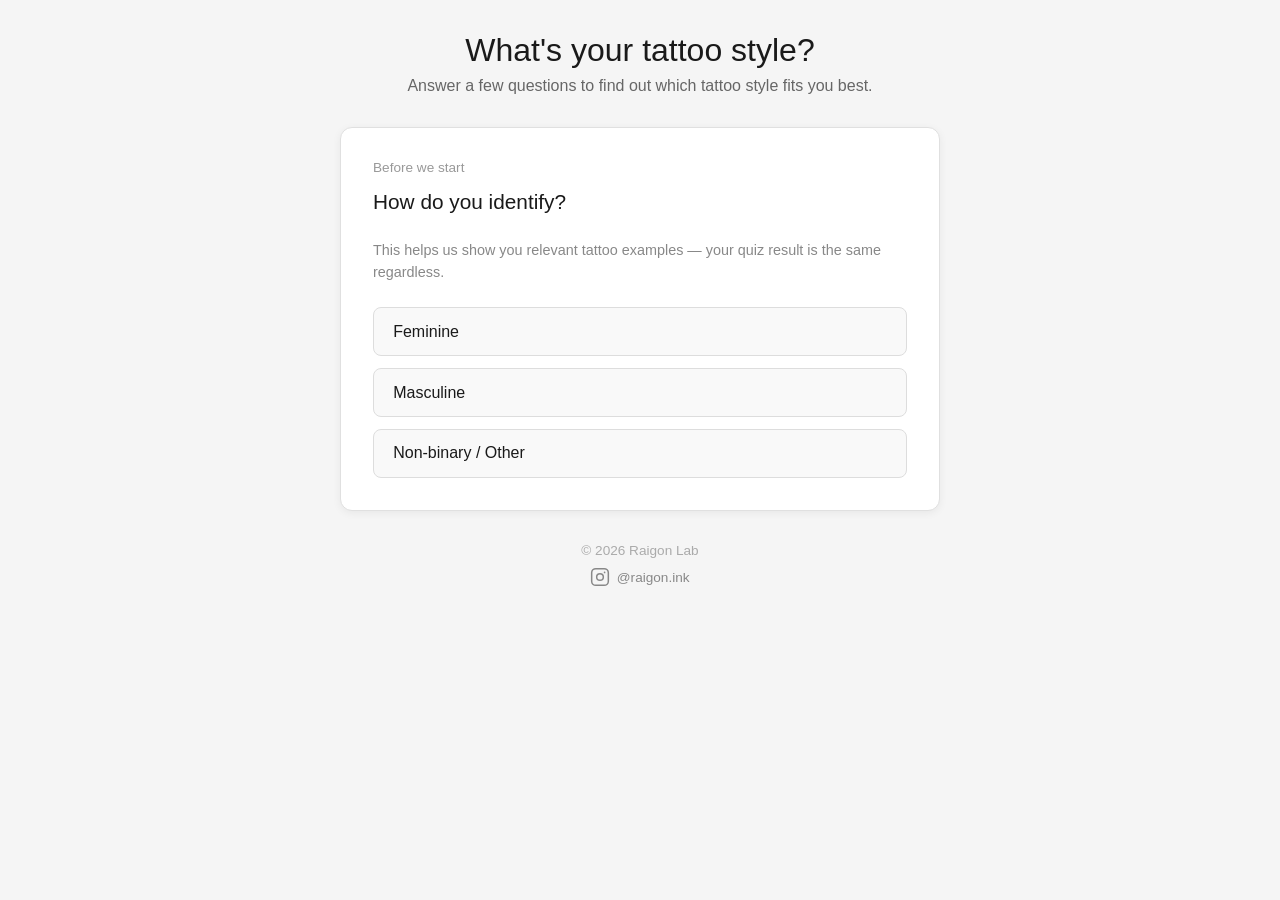
<file: index.html>
<!DOCTYPE html>
<html lang="en">
<head>
  <meta charset="UTF-8">
  <meta name="viewport" content="width=device-width, initial-scale=1.0">
  <title>Tattoo Style Quiz</title>
  <link rel="stylesheet" href="assets/css/style.css">
</head>
<body>

  <header>
    <h1>What's your tattoo style?</h1>
    <p>Answer a few questions to find out which tattoo style fits you best.</p>
  </header>

  <main>
    <section id="quiz-container" aria-label="Quiz questions">
      <!-- Questions are rendered here by JavaScript -->
    </section>

    <section id="result-container" class="hidden" aria-label="Quiz result" aria-live="polite">
      <!-- Result is rendered here by JavaScript -->
    </section>
  </main>

  <footer>
    <p>&copy; 2026 Raigon Lab</p>
    <a href="https://www.instagram.com/raigon.ink/" target="_blank" rel="noopener noreferrer" class="social-link" aria-label="Follow Raigon on Instagram">
      <svg xmlns="http://www.w3.org/2000/svg" width="20" height="20" viewBox="0 0 24 24" fill="none" stroke="currentColor" stroke-width="1.8" stroke-linecap="round" stroke-linejoin="round" aria-hidden="true">
        <rect x="2" y="2" width="20" height="20" rx="5" ry="5"/>
        <circle cx="12" cy="12" r="4"/>
        <circle cx="17.5" cy="6.5" r="1" fill="currentColor" stroke="none"/>
      </svg>
      @raigon.ink
    </a>
  </footer>

  <script src="assets/js/script.js"></script>

</body>
</html>
</file>
<file: assets/css/style.css>
/* Base reset */
* {
  margin: 0;
  padding: 0;
  box-sizing: border-box;
}

body {
  font-family: 'Helvetica Neue', Arial, sans-serif;
  background-color: #f5f5f5;
  color: #1a1a1a;
  min-height: 100vh;
  display: flex;
  flex-direction: column;
  align-items: center;
  padding: 2rem 1rem;
}

/* Header */
header {
  text-align: center;
  max-width: 600px;
  margin-bottom: 2rem;
}

header h1 {
  font-size: 2rem;
  font-weight: 500;
  margin-bottom: 0.5rem;
}

header p {
  font-size: 1rem;
  color: #666666;
}

/* Main containers */
main {
  width: 100%;
  max-width: 600px;
}

#quiz-container,
#result-container {
  background-color: #ffffff;
  border-radius: 12px;
  padding: 2rem;
  border: 1px solid #e0e0e0;
  box-shadow: 0 2px 8px rgba(0, 0, 0, 0.06);
}

/* Gender selection screen */
.gender-label {
  font-size: 0.85rem;
  color: #999999;
  margin-bottom: 0.75rem;
}

#quiz-container h2 {
  font-size: 1.3rem;
  font-weight: 500;
  margin-bottom: 0.75rem;
  line-height: 1.4;
  color: #1a1a1a;
}

.gender-sub {
  font-size: 0.9rem;
  color: #888888;
  margin-bottom: 1.5rem;
  line-height: 1.5;
}

.gender-options {
  display: flex;
  flex-direction: column;
  gap: 0.75rem;
}

.gender-btn {
  background-color: #f9f9f9;
  color: #1a1a1a;
  border: 1px solid #ddd;
  border-radius: 8px;
  padding: 0.9rem 1.2rem;
  font-size: 1rem;
  text-align: left;
  cursor: pointer;
  transition: background-color 0.2s, border-color 0.2s;
  width: 100%;
}

.gender-btn:hover,
.gender-btn:focus {
  background-color: #eeeeee;
  border-color: #1a1a1a;
  outline: 2px solid #1a1a1a;
  outline-offset: 2px;
}

/* Style gallery */
.style-gallery {
  display: grid;
  grid-template-columns: repeat(auto-fill, minmax(140px, 1fr));
  gap: 0.75rem;
  margin: 1.5rem 0;
}

.style-card {
  border: 1px solid #e0e0e0;
  border-radius: 8px;
  overflow: hidden;
  background-color: #f9f9f9;
}

.style-card-img {
  width: 100%;
  height: 120px;
  object-fit: cover;
  display: block;
}

.style-card-name {
  font-size: 0.8rem;
  color: #1a1a1a;
  text-align: center;
  padding: 0.5rem 0.4rem;
  font-weight: 500;
}

.start-btn {
  width: 100%;
  background-color: #1a1a1a;
  color: #ffffff;
  border: none;
  border-radius: 8px;
  padding: 0.9rem 1.2rem;
  font-size: 1rem;
  cursor: pointer;
  transition: background-color 0.2s;
}

.start-btn:hover,
.start-btn:focus {
  background-color: #333333;
  outline: 2px solid #1a1a1a;
  outline-offset: 2px;
}

/* Result image */
.result-img {
  width: 100%;
  max-height: 300px;
  object-fit: cover;
  border-radius: 8px;
  margin-bottom: 1.5rem;
  display: block;
}

/* Progress bar */
.progress-bar-container {
  width: 100%;
  height: 4px;
  background-color: #e0e0e0;
  border-radius: 2px;
  margin-bottom: 1.5rem;
  overflow: hidden;
}

.progress-bar-fill {
  height: 100%;
  background-color: #1a1a1a;
  border-radius: 2px;
  transition: width 0.3s ease;
}

/* Question progress indicator */
.question-counter {
  font-size: 0.85rem;
  color: #999999;
  margin-bottom: 1rem;
}

#quiz-container h2,
#result-container h2 {
  font-size: 1.3rem;
  font-weight: 500;
  margin-bottom: 1.5rem;
  line-height: 1.4;
  color: #1a1a1a;
}

/* Answer option buttons */
.options {
  display: flex;
  flex-direction: column;
  gap: 0.75rem;
}

.option-btn {
  background-color: #f9f9f9;
  color: #1a1a1a;
  border: 1px solid #ddd;
  border-radius: 8px;
  padding: 0.9rem 1.2rem;
  font-size: 1rem;
  text-align: left;
  cursor: pointer;
  transition: background-color 0.2s, border-color 0.2s;
  width: 100%;
}

.option-btn:hover,
.option-btn:focus {
  background-color: #eeeeee;
  border-color: #1a1a1a;
  outline: 2px solid #1a1a1a;
  outline-offset: 2px;
}

.option-btn.selected {
  background-color: #1a1a1a;
  color: #ffffff;
  border-color: #1a1a1a;
}

.option-btn:disabled {
  cursor: default;
  opacity: 0.6;
}

.option-btn.selected:disabled {
  opacity: 1;
}

/* Result screen */
.result-label {
  font-size: 0.85rem;
  color: #999999;
  margin-bottom: 0.5rem;
}

.result-title {
  animation: fade-in-up 0.5s ease both;
}

.result-description {
  color: #555555;
  line-height: 1.6;
  margin-top: 1rem;
  min-height: 3rem;
}

/* Action buttons fade in after typewriter finishes */
.result-actions {
  display: flex;
  flex-direction: column;
  align-items: flex-start;
  animation: fade-in-up 0.4s ease both;
}

.result-actions.hidden {
  display: none;
}

@keyframes fade-in-up {
  from {
    opacity: 0;
    transform: translateY(8px);
  }
  to {
    opacity: 1;
    transform: translateY(0);
  }
}

/* Navigation arrows */
.quiz-nav {
  display: flex;
  justify-content: space-between;
  margin-top: 1.5rem;
}

.nav-btn {
  background: none;
  border: 1px solid #ddd;
  border-radius: 8px;
  color: #1a1a1a;
  cursor: pointer;
  font-size: 1.2rem;
  padding: 0.5rem 1rem;
  transition: background-color 0.2s, border-color 0.2s;
}

.nav-btn:hover,
.nav-btn:focus {
  background-color: #eeeeee;
  border-color: #1a1a1a;
  outline: 2px solid #1a1a1a;
  outline-offset: 2px;
}

/* Restart button */
#restart-btn {
  margin-top: 2rem;
  background-color: #1a1a1a;
  color: #ffffff;
  border: none;
  border-radius: 8px;
  padding: 0.8rem 1.5rem;
  font-size: 1rem;
  cursor: pointer;
  transition: background-color 0.2s;
}

#restart-btn:hover,
#restart-btn:focus {
  background-color: #333333;
  outline: 2px solid #1a1a1a;
  outline-offset: 2px;
}

/* Gallery link on result screen */
.gallery-link {
  display: block;
  margin-top: 1rem;
  color: #1a1a1a;
  font-size: 0.95rem;
  text-decoration: none;
  border-bottom: 1px solid #1a1a1a;
  width: fit-content;
  transition: opacity 0.2s;
}

.gallery-link:hover,
.gallery-link:focus {
  opacity: 0.6;
  outline: none;
}

/* Error message */
.error-msg {
  color: #cc3333;
  text-align: center;
  padding: 1rem 0;
}

/* Utility */
.hidden {
  display: none;
}

/* Footer */
footer {
  margin-top: 2rem;
  font-size: 0.85rem;
  color: #aaaaaa;
  display: flex;
  flex-direction: column;
  align-items: center;
  gap: 0.6rem;
}

.social-link {
  display: flex;
  align-items: center;
  gap: 0.4rem;
  color: #888888;
  text-decoration: none;
  font-size: 0.85rem;
  transition: color 0.2s;
}

.social-link:hover,
.social-link:focus {
  color: #1a1a1a;
  outline: none;
}

/* Responsive — small screens */
@media (max-width: 480px) {
  header h1 {
    font-size: 1.5rem;
  }

  #quiz-container,
  #result-container {
    padding: 1.5rem;
  }

  .option-btn {
    padding: 0.8rem 1rem;
    font-size: 0.95rem;
  }
}
</file>
